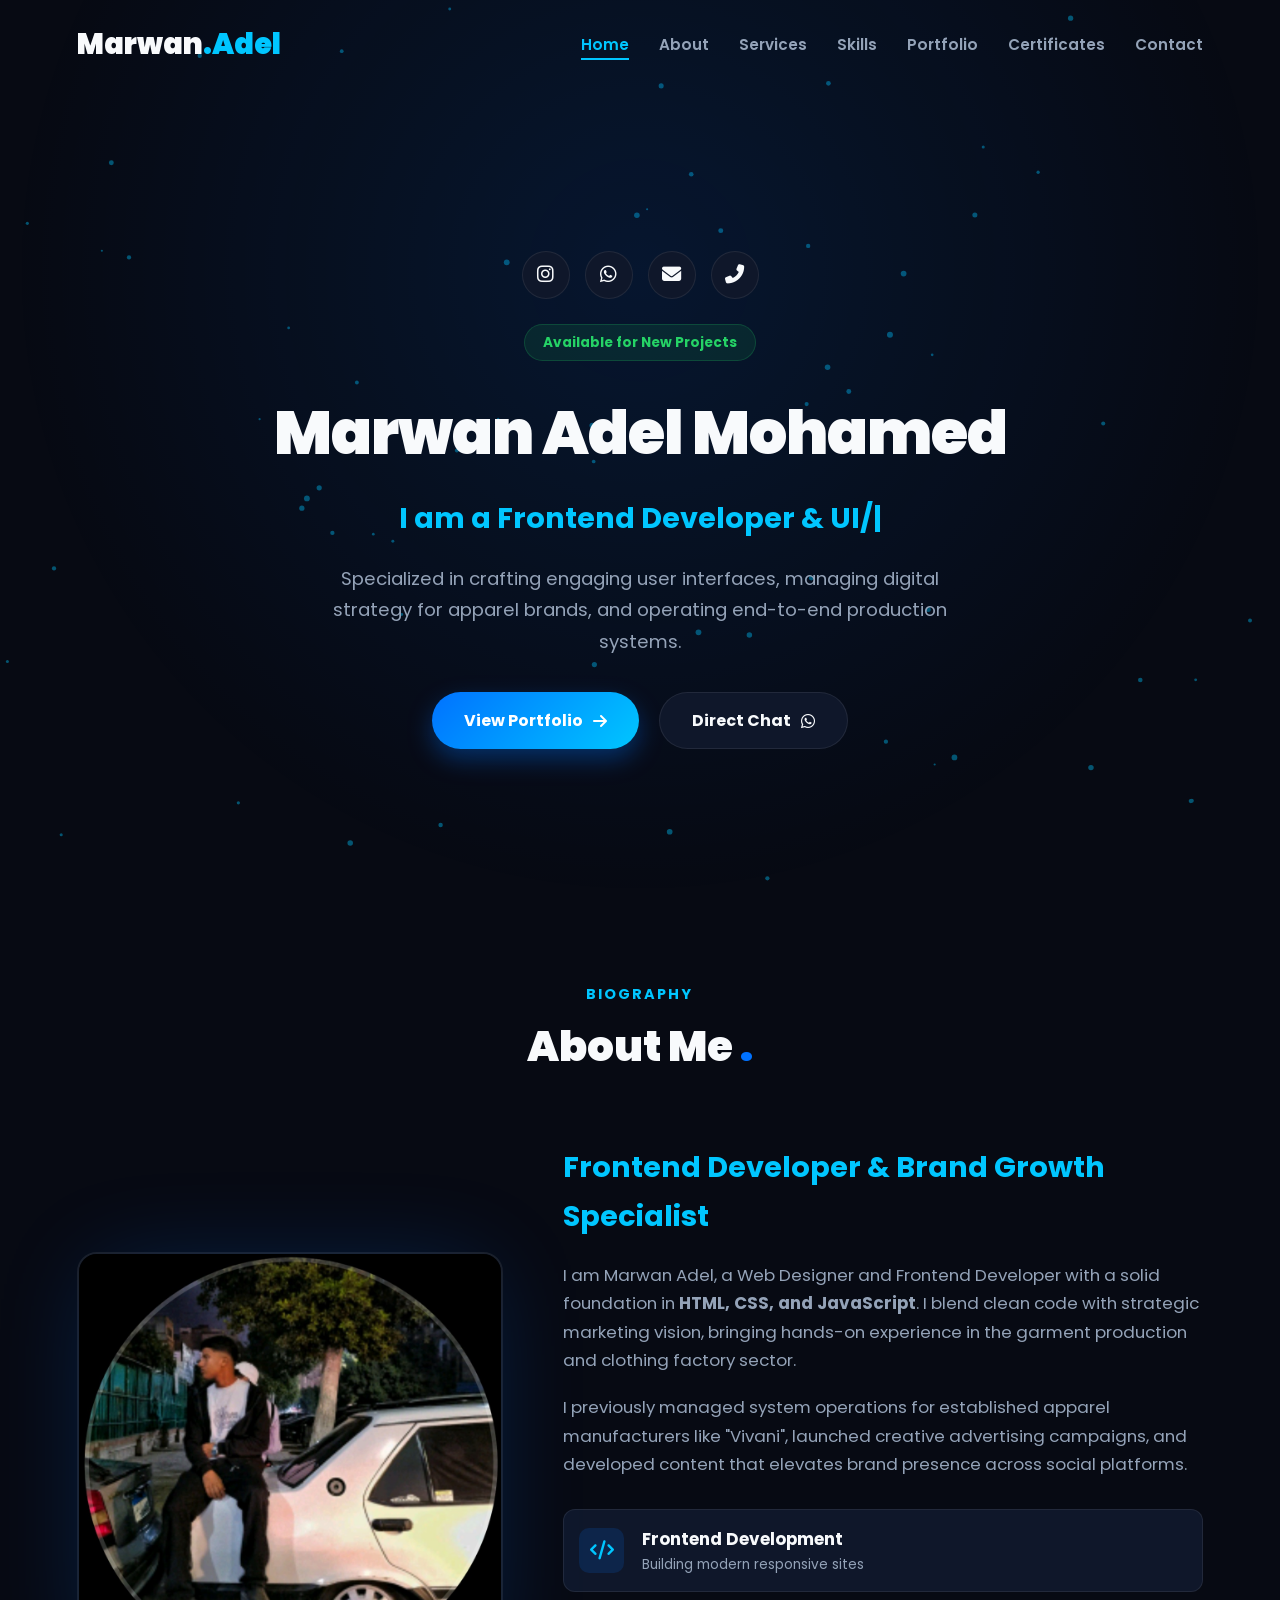
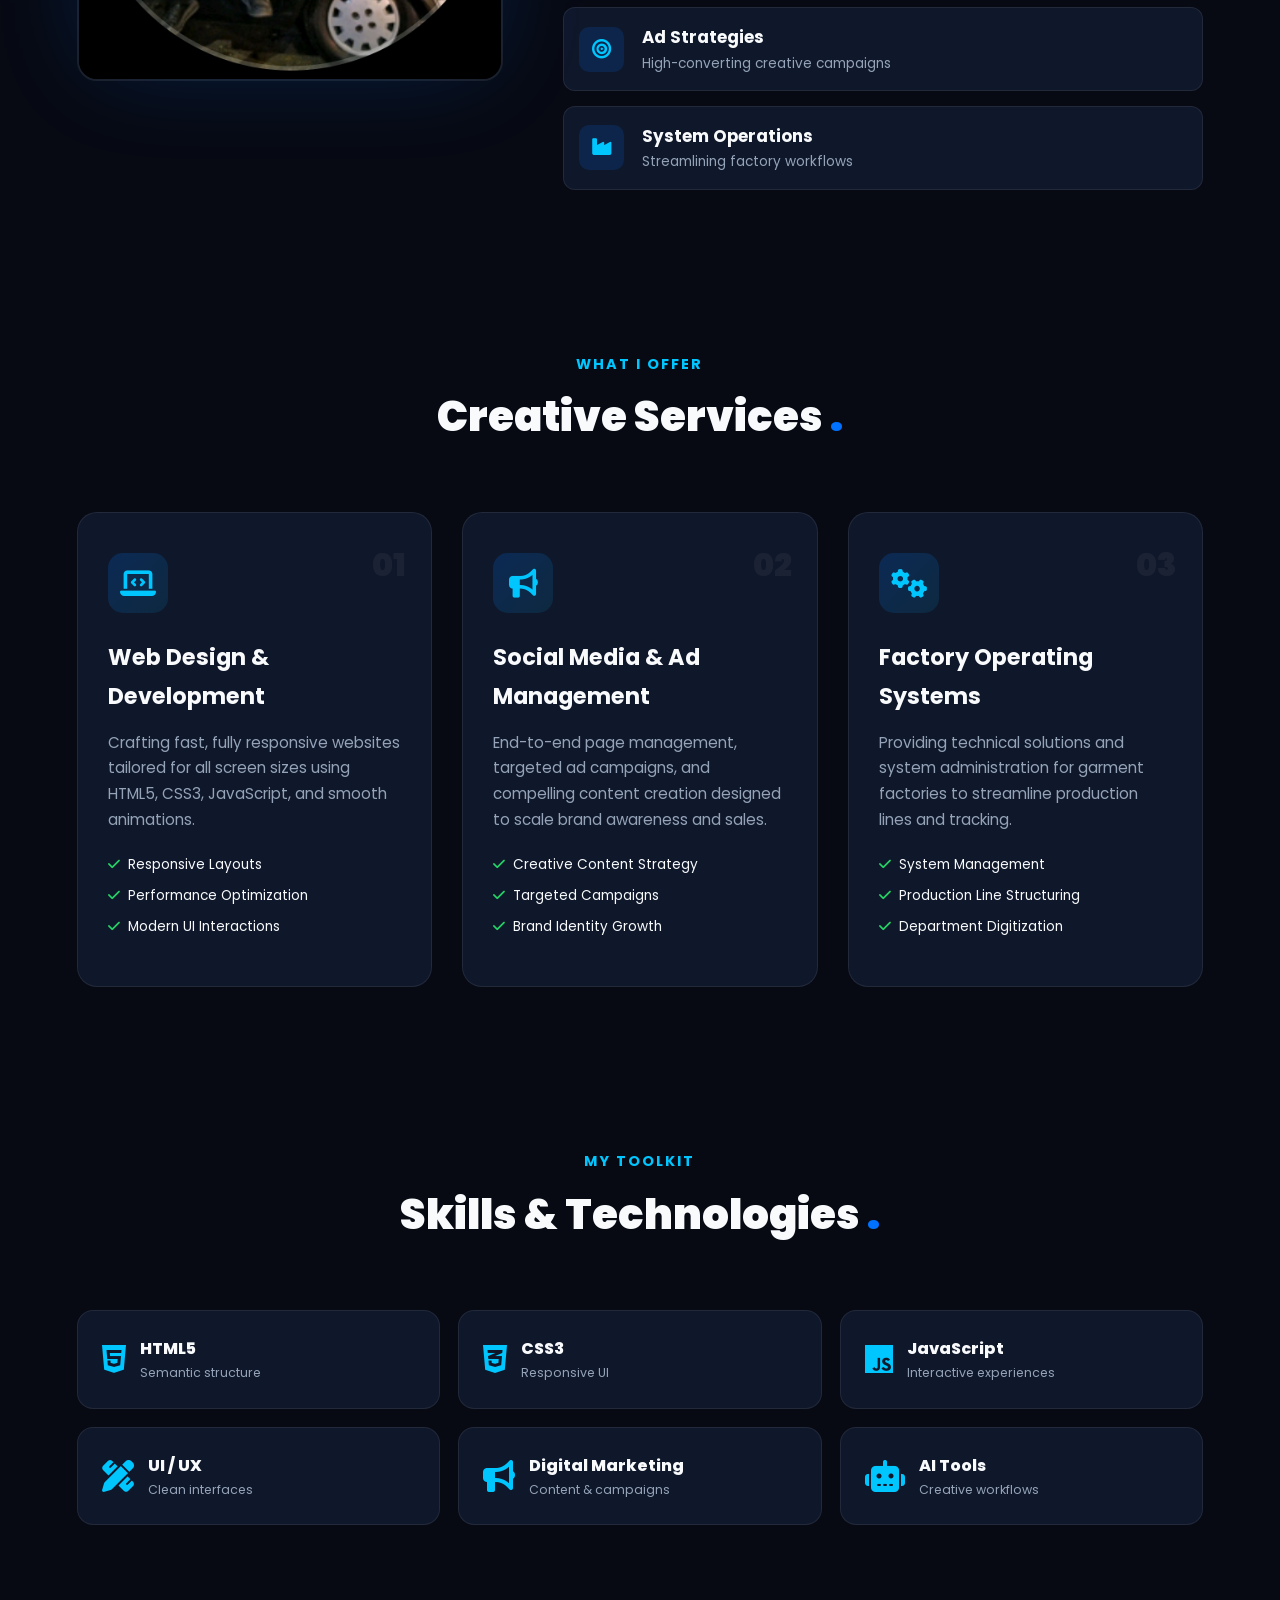
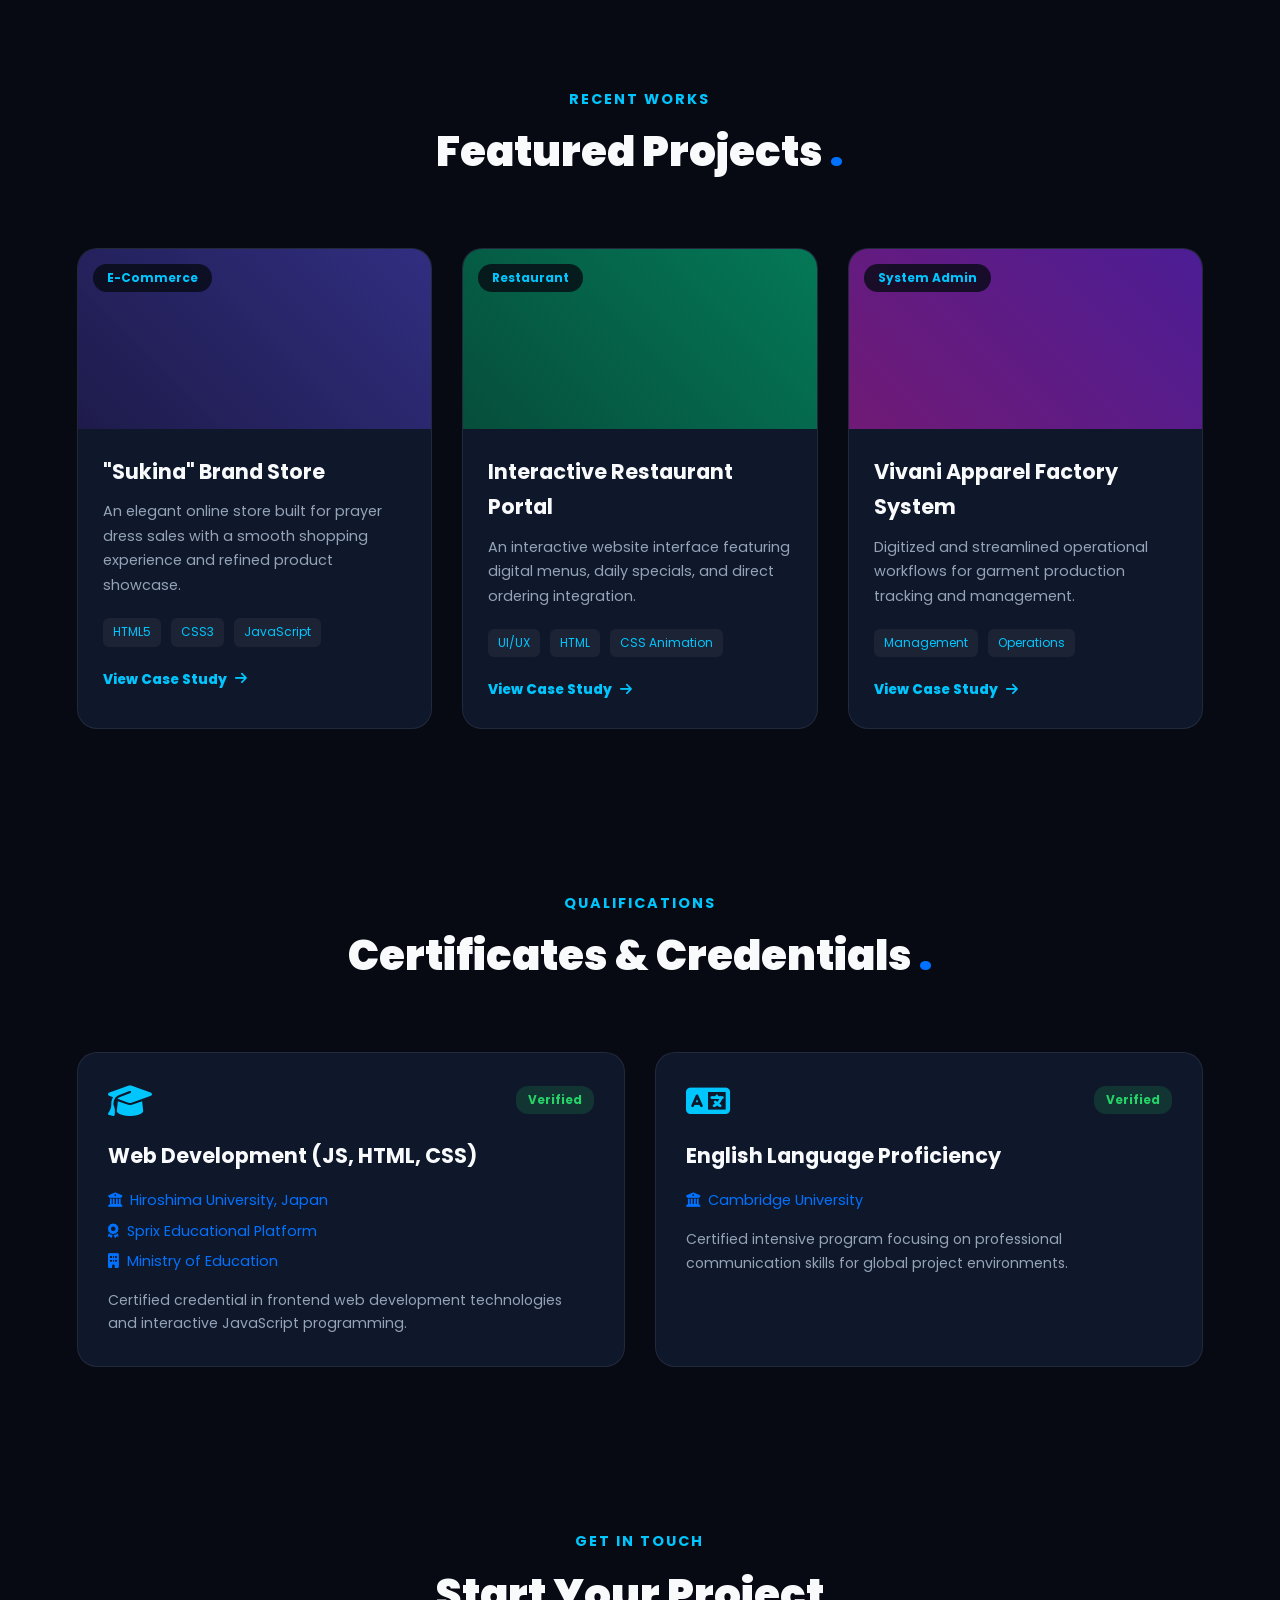
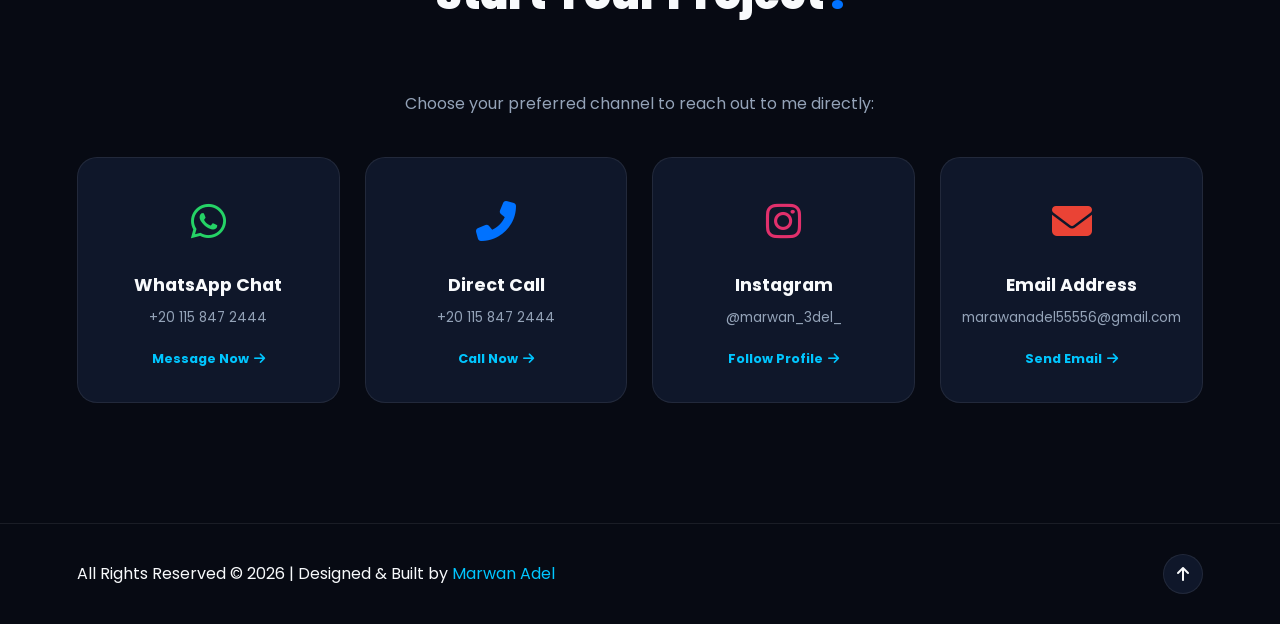
<file: index.html>
<!DOCTYPE html>
<html lang="en" dir="ltr">
<head>
    <meta charset="UTF-8">
    <meta name="viewport" content="width=device-width, initial-scale=1.0">
    <meta name="description" content="Personal Portfolio of Marwan Adel - Web Designer & Frontend Developer">
    <title>Marwan Adel | Web Designer & Digital Strategist</title>
    <!-- CSS File -->
    <link rel="stylesheet" href="style.css">
    <!-- FontAwesome Icons -->
    <link rel="stylesheet" href="https://cdnjs.cloudflare.com/ajax/libs/font-awesome/6.4.0/css/all.min.css">
    <!-- Google Fonts -->
    <link href="https://fonts.googleapis.com/css2?family=Poppins:wght@300;400;500;600;700;800;900&display=swap" rel="stylesheet">
</head>
<body>

    <!-- Canvas background for interactive particle effect -->
    <canvas id="particles-canvas"></canvas>

    <!-- Intro Animation Screen -->
    <div id="intro-screen">
        <div class="intro-content">
            <div class="intro-badge">Portfolio 2026</div>
            <h1 class="intro-text">Welcome To My Portfolio</h1>
            <div class="loader-bar">
                <div class="loader-progress"></div>
            </div>
            <p class="intro-subtext">Preparing an interactive experience...</p>
        </div>
    </div>

    <!-- Header Navigation -->
    <header class="main-header">
        <nav class="navbar">
            <div class="nav-brand">
                <a href="#hero">Marwan<span>.Adel</span></a>
            </div>
            <ul class="nav-menu" id="nav-menu">
                <li class="nav-item"><a href="#hero" class="nav-link active">Home</a></li>
                <li class="nav-item"><a href="#about" class="nav-link">About</a></li>
                <li class="nav-item"><a href="#services" class="nav-link">Services</a></li>
                <li class="nav-item"><a href="#skills" class="nav-link">Skills</a></li>
                <li class="nav-item"><a href="#portfolio" class="nav-link">Portfolio</a></li>
                <li class="nav-item"><a href="#certificates" class="nav-link">Certificates</a></li>
                <li class="nav-item"><a href="#contact" class="nav-link">Contact</a></li>
            </ul>
            <button class="nav-toggle" id="nav-toggle" type="button" aria-label="Open navigation menu" aria-expanded="false" aria-controls="nav-menu">
                <i class="fas fa-bars"></i>
            </button>
        </nav>
    </header>

    <main>
        <!-- Hero Section -->
        <section id="hero" class="hero-section">
            <div class="hero-container">
                <div class="hero-social-bar">
                    <a href="https://instagram.com/marwan_3del_" target="_blank" rel="noopener noreferrer" class="social-btn instagram" title="Instagram"><i class="fab fa-instagram"></i></a>
                    <a href="https://wa.me/201158472444" target="_blank" rel="noopener noreferrer" class="social-btn whatsapp" title="WhatsApp"><i class="fab fa-whatsapp"></i></a>
                    <a href="mailto:marawanadel55556@gmail.com" class="social-btn email" title="Email"><i class="fas fa-envelope"></i></a>
                    <a href="tel:01158472444" class="social-btn phone" title="Call"><i class="fas fa-phone-alt"></i></a>
                </div>

                <div class="hero-badge">Available for New Projects</div>
                <h1 class="hero-title">Marwan Adel Mohamed</h1>
                <h2 class="hero-typing-container">
                    I am a <span class="typing-text"></span><span class="typing-cursor">|</span>
                </h2>
                
                <p class="hero-description">
                    Specialized in crafting engaging user interfaces, managing digital strategy for apparel brands, and operating end-to-end production systems.
                </p>

                <div class="hero-actions">
                    <a href="#portfolio" class="btn btn-primary">
                        <span>View Portfolio</span>
                        <i class="fas fa-arrow-right"></i>
                    </a>
                    <a href="https://wa.me/201158472444" target="_blank" rel="noopener noreferrer" class="btn btn-secondary">
                        <span>Direct Chat</span>
                        <i class="fab fa-whatsapp"></i>
                    </a>
                </div>

                <div class="scroll-indicator">
                    <div class="mouse">
                        <div class="wheel"></div>
                    </div>
                </div>
            </div>
        </section>

        <!-- About Section -->
        <section id="about" class="about-section">
            <div class="container">
                <div class="section-header">
                    <span class="section-subtitle">Biography</span>
                    <h2 class="section-title">About Me <span>.</span></h2>
                </div>

                <div class="about-wrapper">
                    <div class="about-image-column">
                        <div class="profile-card">
                            <div class="image-wrapper">
                                <img src="profile.jpg" alt="Marwan Adel" class="profile-img">
                                <div class="image-overlay"></div>
                            </div>
                            <div class="profile-glow"></div>
                        </div>
                    </div>

                    <div class="about-content-column">
                        <h3 class="about-heading">Frontend Developer & Brand Growth Specialist</h3>
                        <p class="about-text">
                            I am Marwan Adel, a Web Designer and Frontend Developer with a solid foundation in <strong>HTML, CSS, and JavaScript</strong>. I blend clean code with strategic marketing vision, bringing hands-on experience in the garment production and clothing factory sector.
                        </p>
                        <p class="about-text">
                            I previously managed system operations for established apparel manufacturers like "Vivani", launched creative advertising campaigns, and developed content that elevates brand presence across social platforms.
                        </p>

                        <div class="about-highlights">
                            <div class="highlight-item">
                                <div class="highlight-icon"><i class="fas fa-code"></i></div>
                                <div class="highlight-info">
                                    <h4>Frontend Development</h4>
                                    <p>Building modern responsive sites</p>
                                </div>
                            </div>
                            <div class="highlight-item">
                                <div class="highlight-icon"><i class="fas fa-bullseye"></i></div>
                                <div class="highlight-info">
                                    <h4>Ad Strategies</h4>
                                    <p>High-converting creative campaigns</p>
                                </div>
                            </div>
                            <div class="highlight-item">
                                <div class="highlight-icon"><i class="fas fa-industry"></i></div>
                                <div class="highlight-info">
                                    <h4>System Operations</h4>
                                    <p>Streamlining factory workflows</p>
                                </div>
                            </div>
                        </div>
                    </div>
                </div>
            </div>
        </section>

        <!-- Services Section -->
        <section id="services" class="services-section">
            <div class="container">
                <div class="section-header">
                    <span class="section-subtitle">What I Offer</span>
                    <h2 class="section-title">Creative Services <span>.</span></h2>
                </div>

                <div class="services-grid">
                    <div class="service-card">
                        <div class="service-number">01</div>
                        <div class="service-icon-box">
                            <i class="fas fa-laptop-code"></i>
                        </div>
                        <h3 class="service-title">Web Design & Development</h3>
                        <p class="service-desc">
                            Crafting fast, fully responsive websites tailored for all screen sizes using HTML5, CSS3, JavaScript, and smooth animations.
                        </p>
                        <ul class="service-features">
                            <li><i class="fas fa-check"></i> Responsive Layouts</li>
                            <li><i class="fas fa-check"></i> Performance Optimization</li>
                            <li><i class="fas fa-check"></i> Modern UI Interactions</li>
                        </ul>
                    </div>

                    <div class="service-card">
                        <div class="service-number">02</div>
                        <div class="service-icon-box">
                            <i class="fas fa-bullhorn"></i>
                        </div>
                        <h3 class="service-title">Social Media & Ad Management</h3>
                        <p class="service-desc">
                            End-to-end page management, targeted ad campaigns, and compelling content creation designed to scale brand awareness and sales.
                        </p>
                        <ul class="service-features">
                            <li><i class="fas fa-check"></i> Creative Content Strategy</li>
                            <li><i class="fas fa-check"></i> Targeted Campaigns</li>
                            <li><i class="fas fa-check"></i> Brand Identity Growth</li>
                        </ul>
                    </div>

                    <div class="service-card">
                        <div class="service-number">03</div>
                        <div class="service-icon-box">
                            <i class="fas fa-cogs"></i>
                        </div>
                        <h3 class="service-title">Factory Operating Systems</h3>
                        <p class="service-desc">
                            Providing technical solutions and system administration for garment factories to streamline production lines and tracking.
                        </p>
                        <ul class="service-features">
                            <li><i class="fas fa-check"></i> System Management</li>
                            <li><i class="fas fa-check"></i> Production Line Structuring</li>
                            <li><i class="fas fa-check"></i> Department Digitization</li>
                        </ul>
                    </div>
                </div>
            </div>
        </section>

        <!-- Skills Section -->
        <section id="skills" class="skills-section">
            <div class="container">
                <div class="section-header">
                    <span class="section-subtitle">My Toolkit</span>
                    <h2 class="section-title">Skills & Technologies <span>.</span></h2>
                </div>

                <div class="skills-grid">
                    <div class="skill-card"><i class="fab fa-html5"></i><span>HTML5</span><small>Semantic structure</small></div>
                    <div class="skill-card"><i class="fab fa-css3-alt"></i><span>CSS3</span><small>Responsive UI</small></div>
                    <div class="skill-card"><i class="fab fa-js"></i><span>JavaScript</span><small>Interactive experiences</small></div>
                    <div class="skill-card"><i class="fas fa-pen-ruler"></i><span>UI / UX</span><small>Clean interfaces</small></div>
                    <div class="skill-card"><i class="fas fa-bullhorn"></i><span>Digital Marketing</span><small>Content & campaigns</small></div>
                    <div class="skill-card"><i class="fas fa-robot"></i><span>AI Tools</span><small>Creative workflows</small></div>
                </div>
            </div>
        </section>

        <!-- Portfolio Section -->
        <section id="portfolio" class="portfolio-section">
            <div class="container">
                <div class="section-header">
                    <span class="section-subtitle">Recent Works</span>
                    <h2 class="section-title">Featured Projects <span>.</span></h2>
                </div>

                <div class="portfolio-grid">
                    <div class="portfolio-card">
                        <div class="portfolio-image">
                            <div class="portfolio-placeholder-bg p1"></div>
                            <div class="portfolio-tag">E-Commerce</div>
                        </div>
                        <div class="portfolio-details">
                            <h3>"Sukina" Brand Store</h3>
                            <p>An elegant online store built for prayer dress sales with a smooth shopping experience and refined product showcase.</p>
                            <div class="portfolio-tech">
                                <span>HTML5</span>
                                <span>CSS3</span>
                                <span>JavaScript</span>
                            </div>
                            <div class="portfolio-actions">
                                <button class="project-btn" type="button" data-project="Sukina Brand Store">View Case Study <i class="fas fa-arrow-right"></i></button>
                            </div>
                        </div>
                    </div>

                    <div class="portfolio-card">
                        <div class="portfolio-image">
                            <div class="portfolio-placeholder-bg p2"></div>
                            <div class="portfolio-tag">Restaurant</div>
                        </div>
                        <div class="portfolio-details">
                            <h3>Interactive Restaurant Portal</h3>
                            <p>An interactive website interface featuring digital menus, daily specials, and direct ordering integration.</p>
                            <div class="portfolio-tech">
                                <span>UI/UX</span>
                                <span>HTML</span>
                                <span>CSS Animation</span>
                            </div>
                            <div class="portfolio-actions">
                                <button class="project-btn" type="button" data-project="Interactive Restaurant Portal">View Case Study <i class="fas fa-arrow-right"></i></button>
                            </div>
                        </div>
                    </div>

                    <div class="portfolio-card">
                        <div class="portfolio-image">
                            <div class="portfolio-placeholder-bg p3"></div>
                            <div class="portfolio-tag">System Admin</div>
                        </div>
                        <div class="portfolio-details">
                            <h3>Vivani Apparel Factory System</h3>
                            <p>Digitized and streamlined operational workflows for garment production tracking and management.</p>
                            <div class="portfolio-tech">
                                <span>Management</span>
                                <span>Operations</span>
                            </div>
                            <div class="portfolio-actions">
                                <button class="project-btn" type="button" data-project="Vivani Apparel Factory System">View Case Study <i class="fas fa-arrow-right"></i></button>
                            </div>
                        </div>
                    </div>
                </div>
            </div>
        </section>

        <!-- Certificates Section -->
        <section id="certificates" class="certificates-section">
            <div class="container">
                <div class="section-header">
                    <span class="section-subtitle">Qualifications</span>
                    <h2 class="section-title">Certificates & Credentials <span>.</span></h2>
                </div>

                <div class="certificates-grid">
                    <div class="cert-card">
                        <div class="cert-header">
                            <i class="fas fa-graduation-cap"></i>
                            <span class="cert-badge">Verified</span>
                        </div>
                        <h3 class="cert-title">Web Development (JS, HTML, CSS)</h3>
                        <div class="cert-organizers">
                            <p><i class="fas fa-university"></i> Hiroshima University, Japan</p>
                            <p><i class="fas fa-award"></i> Sprix Educational Platform</p>
                            <p><i class="fas fa-building"></i> Ministry of Education</p>
                        </div>
                        <p class="cert-desc">Certified credential in frontend web development technologies and interactive JavaScript programming.</p>
                    </div>

                    <div class="cert-card">
                        <div class="cert-header">
                            <i class="fas fa-language"></i>
                            <span class="cert-badge">Verified</span>
                        </div>
                        <h3 class="cert-title">English Language Proficiency</h3>
                        <div class="cert-organizers">
                            <p><i class="fas fa-university"></i> Cambridge University</p>
                        </div>
                        <p class="cert-desc">Certified intensive program focusing on professional communication skills for global project environments.</p>
                    </div>
                </div>
            </div>
        </section>

        <!-- Contact Section -->
        <section id="contact" class="contact-section">
            <div class="container">
                <div class="section-header">
                    <span class="section-subtitle">Get In Touch</span>
                    <h2 class="section-title">Start Your Project <span>.</span></h2>
                </div>

                <p class="contact-lead">Choose your preferred channel to reach out to me directly:</p>

                <div class="contact-grid">
                    <a href="https://wa.me/201158472444" target="_blank" rel="noopener noreferrer" class="contact-card whatsapp">
                        <div class="contact-icon"><i class="fab fa-whatsapp"></i></div>
                        <h3>WhatsApp Chat</h3>
                        <p>+20 115 847 2444</p>
                        <span class="contact-action">Message Now <i class="fas fa-arrow-right"></i></span>
                    </a>

                    <a href="tel:01158472444" class="contact-card phone">
                        <div class="contact-icon"><i class="fas fa-phone-alt"></i></div>
                        <h3>Direct Call</h3>
                        <p>+20 115 847 2444</p>
                        <span class="contact-action">Call Now <i class="fas fa-arrow-right"></i></span>
                    </a>

                    <a href="https://instagram.com/marwan_3del_" target="_blank" rel="noopener noreferrer" class="contact-card instagram">
                        <div class="contact-icon"><i class="fab fa-instagram"></i></div>
                        <h3>Instagram</h3>
                        <p>@marwan_3del_</p>
                        <span class="contact-action">Follow Profile <i class="fas fa-arrow-right"></i></span>
                    </a>

                    <a href="mailto:marawanadel55556@gmail.com" class="contact-card email">
                        <div class="contact-icon"><i class="fas fa-envelope"></i></div>
                        <h3>Email Address</h3>
                        <p>marawanadel55556@gmail.com</p>
                        <span class="contact-action">Send Email <i class="fas fa-arrow-right"></i></span>
                    </a>
                </div>
            </div>
        </section>
    </main>


    <!-- Project Case Study Modal -->
    <div class="project-modal" id="project-modal" aria-hidden="true">
        <div class="modal-backdrop" data-close-modal></div>
        <div class="modal-dialog" role="dialog" aria-modal="true" aria-labelledby="modal-title">
            <button class="modal-close" type="button" aria-label="Close case study" data-close-modal><i class="fas fa-times"></i></button>
            <span class="section-subtitle">Project Case Study</span>
            <h2 id="modal-title">Project</h2>
            <p id="modal-description"></p>
            <div class="modal-note"><i class="fas fa-circle-info"></i> Live demo and source links can be added once the project URLs are ready.</div>
        </div>
    </div>

    <!-- Footer -->
    <footer class="main-footer">
        <div class="container footer-content">
            <p>All Rights Reserved &copy; 2026 | Designed & Built by <span>Marwan Adel</span></p>
            <div class="back-to-top" id="backToTop">
                <i class="fas fa-arrow-up"></i>
            </div>
        </div>
    </footer>

    <!-- JS File -->
    <script src="script.js"></script>
</body>
</html>
</file>
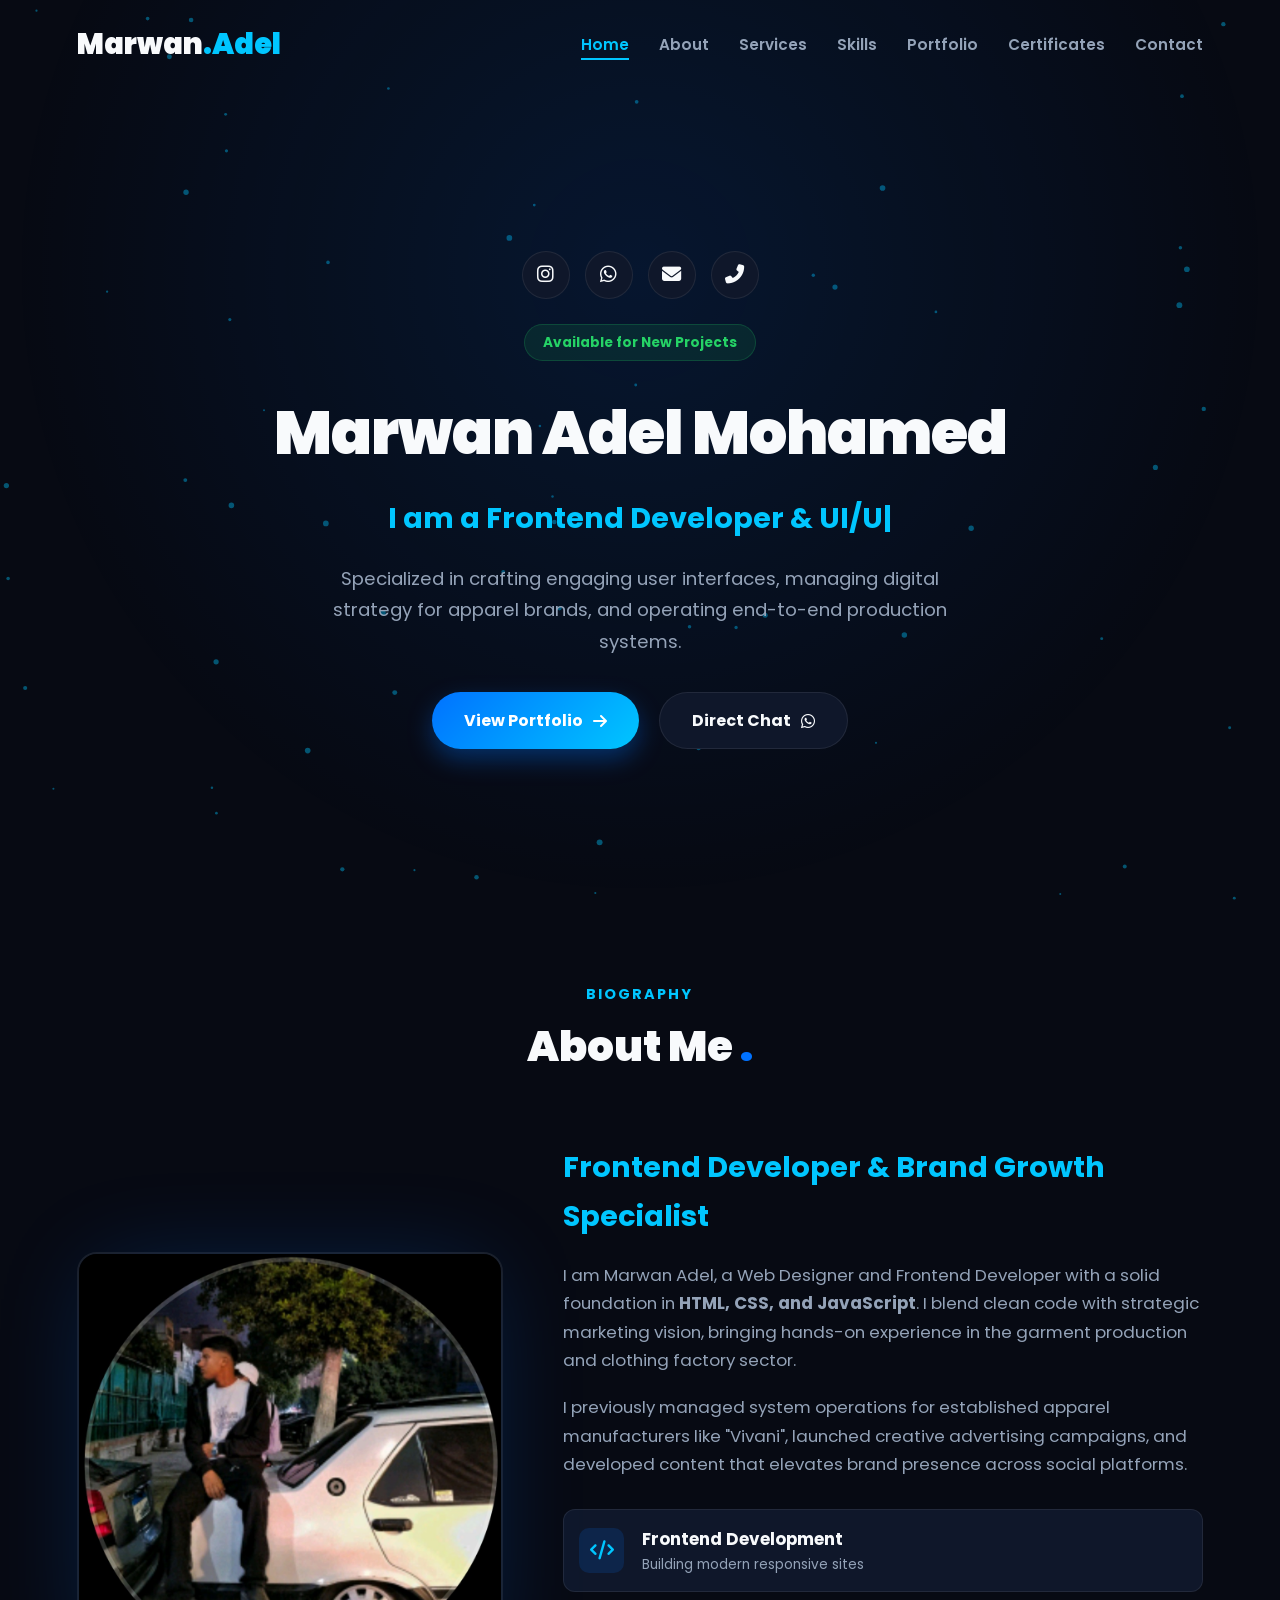
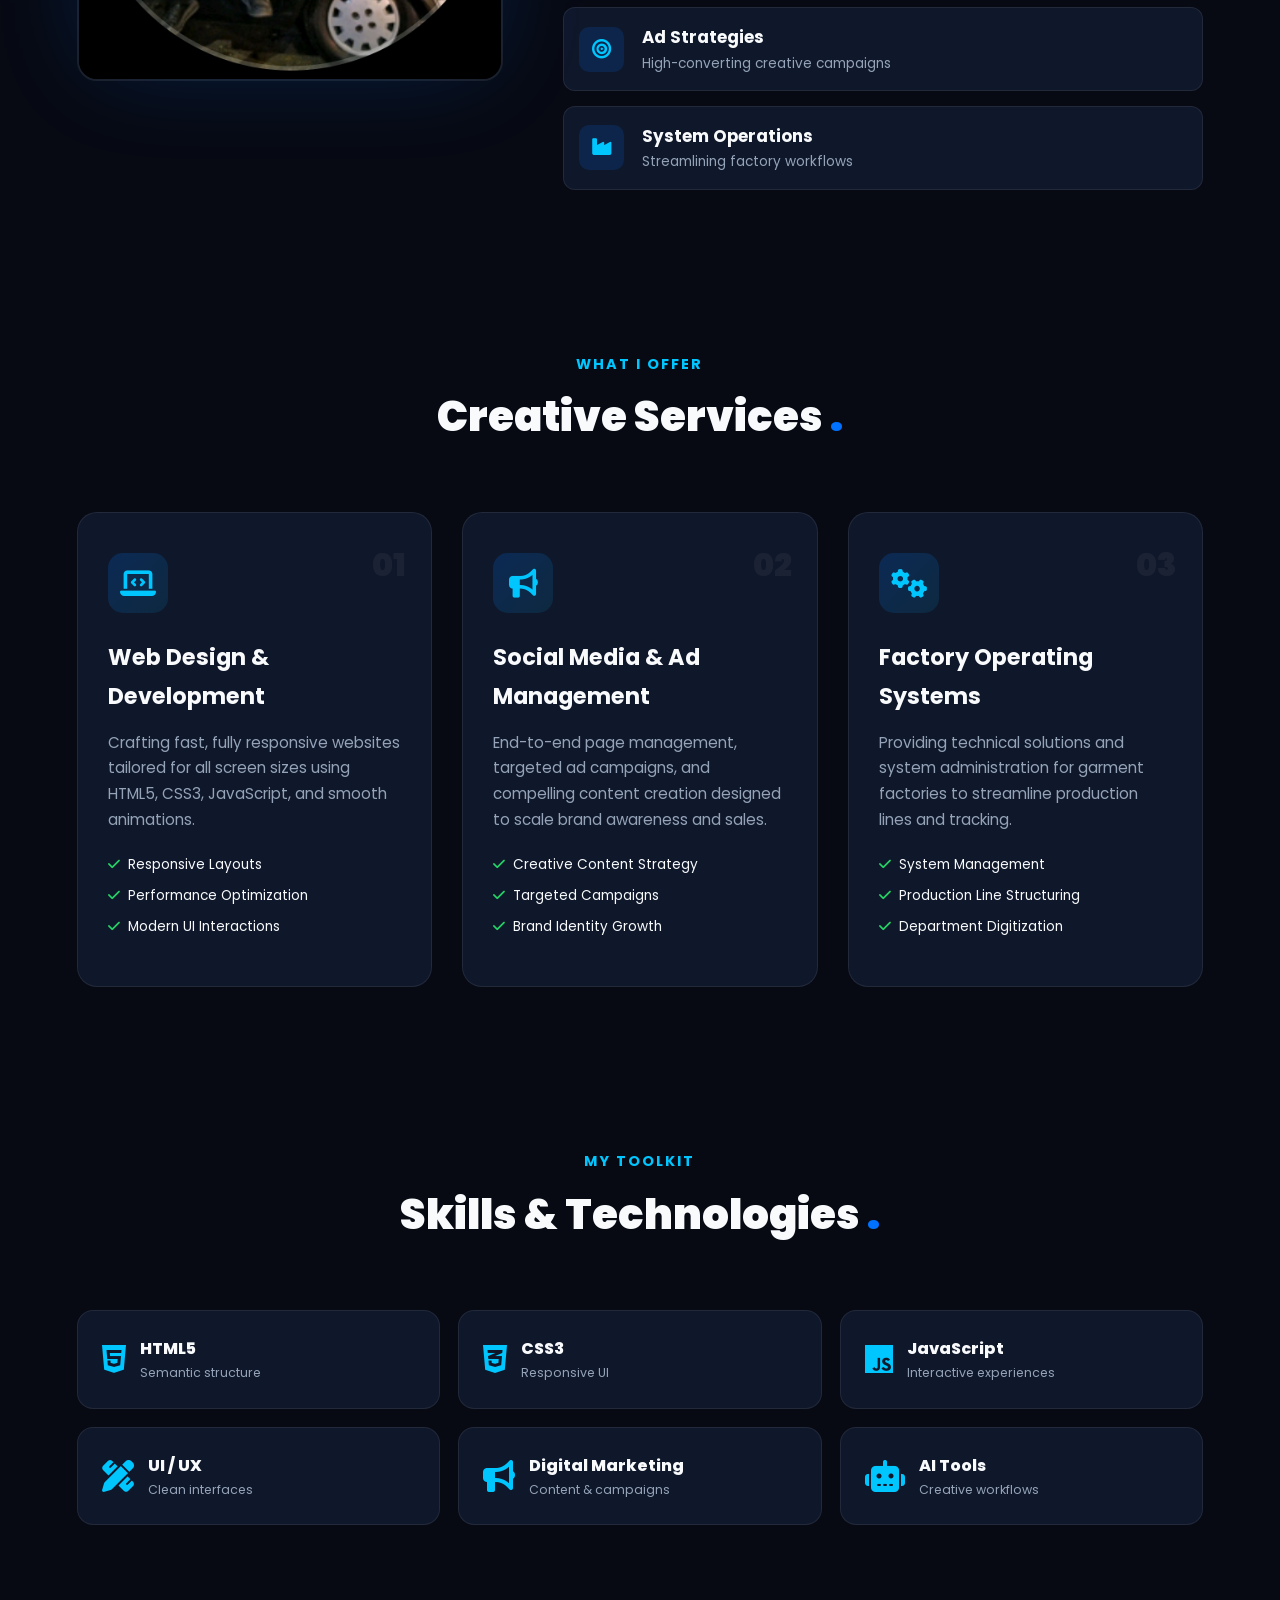
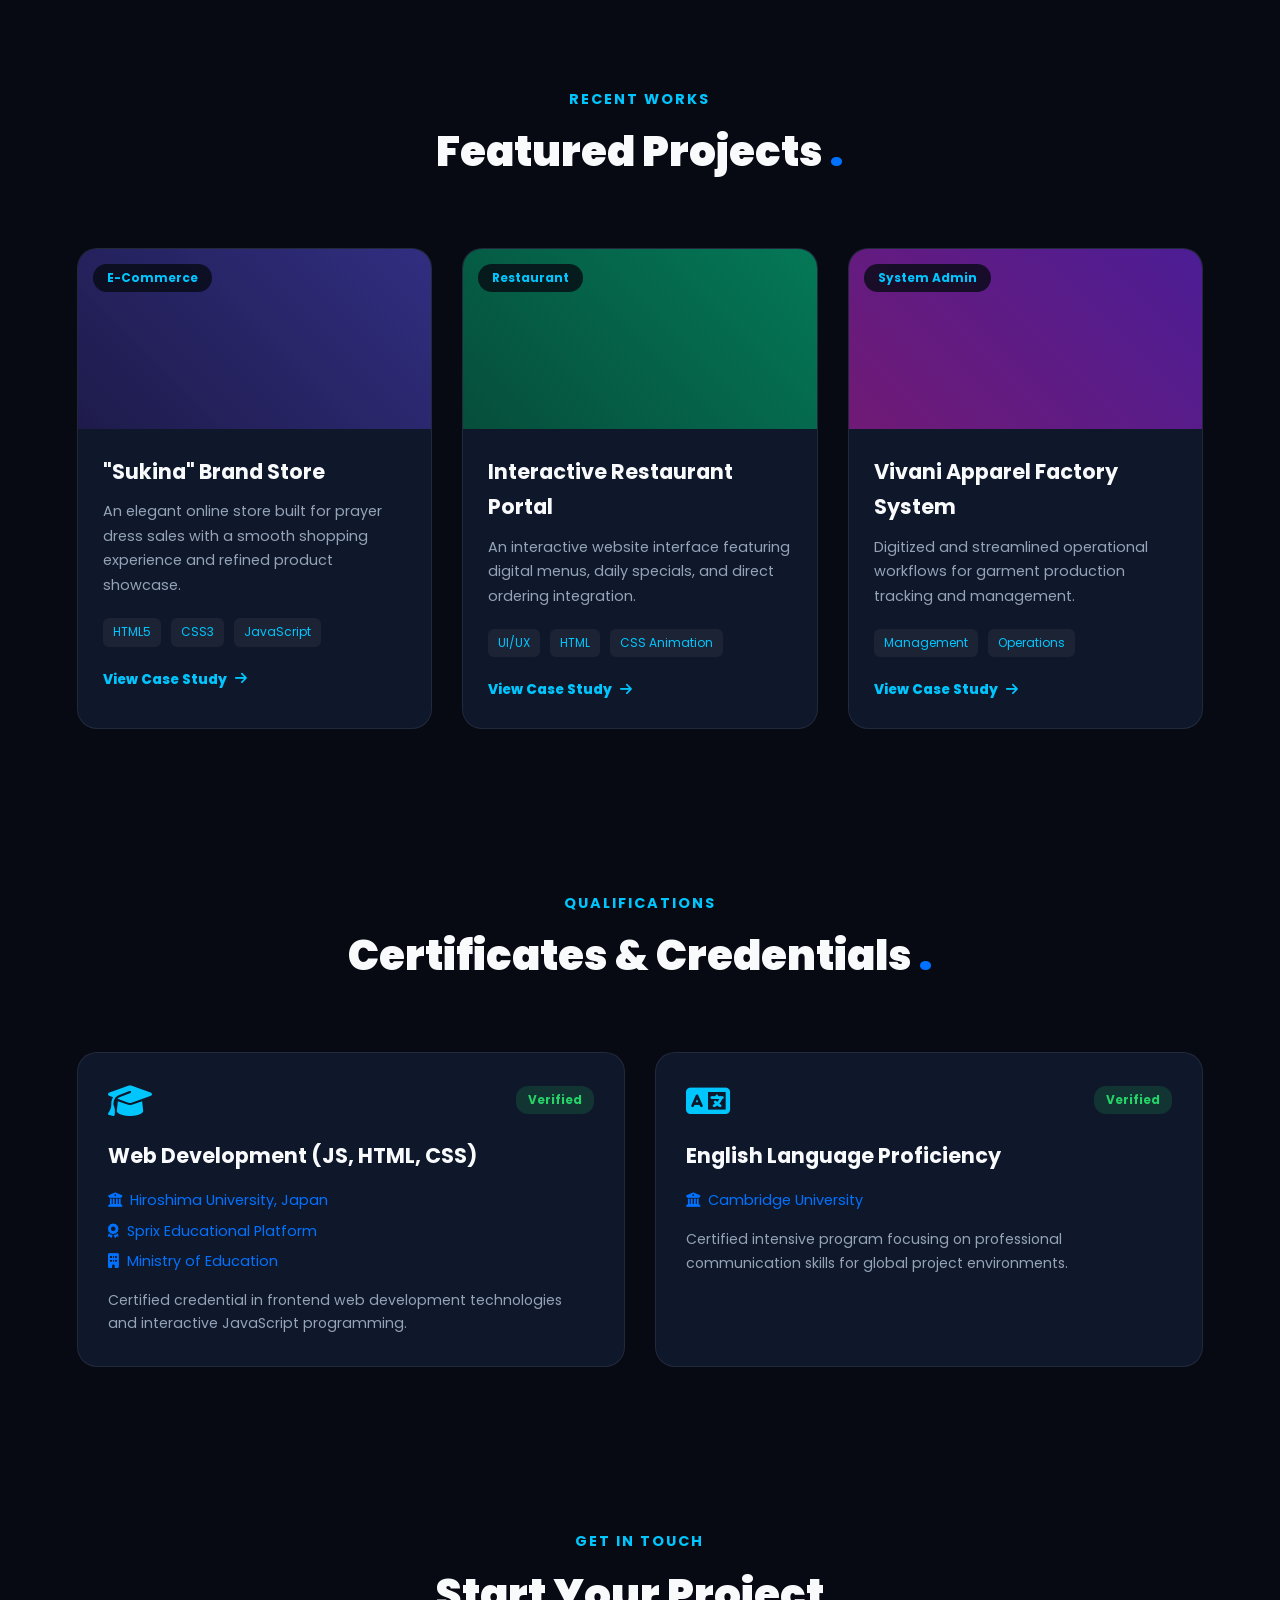
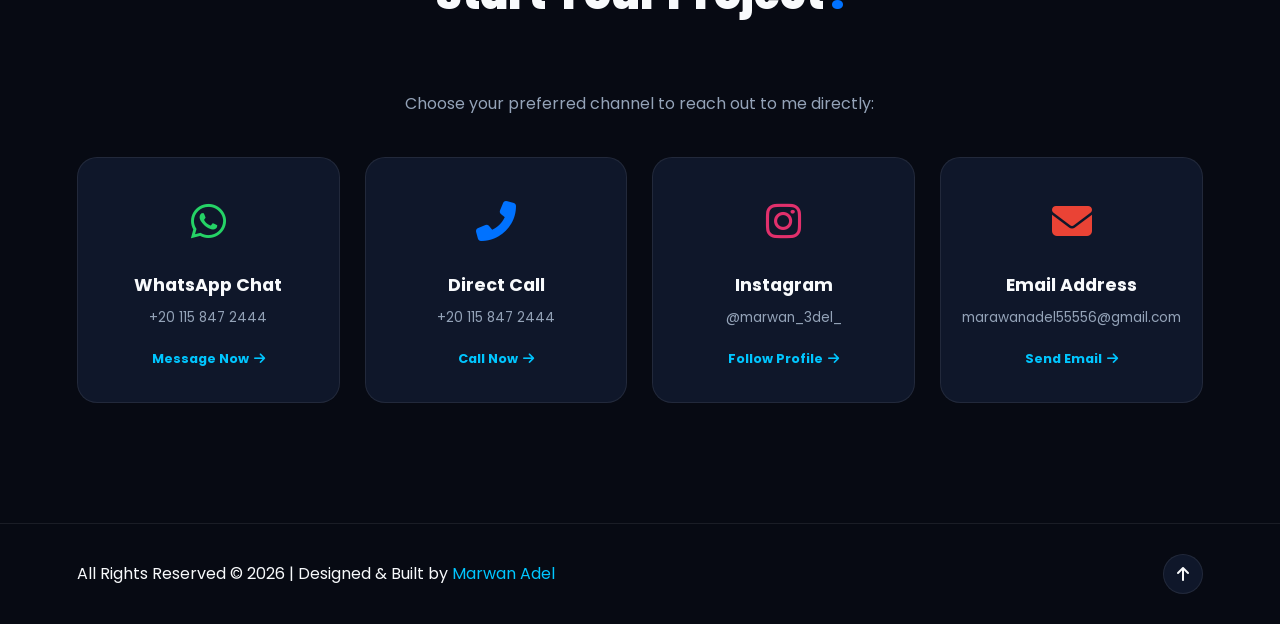
<file: index[1].html>
<!DOCTYPE html>
<html lang="en" dir="ltr">
<head>
    <meta charset="UTF-8">
    <meta name="viewport" content="width=device-width, initial-scale=1.0">
    <meta name="description" content="Personal Portfolio of Marwan Adel - Web Designer & Frontend Developer">
    <title>Marwan Adel | Web Designer & Digital Strategist</title>
    <!-- CSS File -->
    <link rel="stylesheet" href="style.css">
    <!-- FontAwesome Icons -->
    <link rel="stylesheet" href="https://cdnjs.cloudflare.com/ajax/libs/font-awesome/6.4.0/css/all.min.css">
    <!-- Google Fonts -->
    <link href="https://fonts.googleapis.com/css2?family=Poppins:wght@300;400;500;600;700;800;900&display=swap" rel="stylesheet">
</head>
<body>

    <!-- Canvas background for interactive particle effect -->
    <canvas id="particles-canvas"></canvas>

    <!-- Intro Animation Screen -->
    <div id="intro-screen">
        <div class="intro-content">
            <div class="intro-badge">Portfolio 2026</div>
            <h1 class="intro-text">Welcome To My Portfolio</h1>
            <div class="loader-bar">
                <div class="loader-progress"></div>
            </div>
            <p class="intro-subtext">Preparing an interactive experience...</p>
        </div>
    </div>

    <!-- Header Navigation -->
    <header class="main-header">
        <nav class="navbar">
            <div class="nav-brand">
                <a href="#hero">Marwan<span>.Adel</span></a>
            </div>
            <ul class="nav-menu" id="nav-menu">
                <li class="nav-item"><a href="#hero" class="nav-link active">Home</a></li>
                <li class="nav-item"><a href="#about" class="nav-link">About</a></li>
                <li class="nav-item"><a href="#services" class="nav-link">Services</a></li>
                <li class="nav-item"><a href="#skills" class="nav-link">Skills</a></li>
                <li class="nav-item"><a href="#portfolio" class="nav-link">Portfolio</a></li>
                <li class="nav-item"><a href="#certificates" class="nav-link">Certificates</a></li>
                <li class="nav-item"><a href="#contact" class="nav-link">Contact</a></li>
            </ul>
            <button class="nav-toggle" id="nav-toggle" type="button" aria-label="Open navigation menu" aria-expanded="false" aria-controls="nav-menu">
                <i class="fas fa-bars"></i>
            </button>
        </nav>
    </header>

    <main>
        <!-- Hero Section -->
        <section id="hero" class="hero-section">
            <div class="hero-container">
                <div class="hero-social-bar">
                    <a href="https://instagram.com/marwan_3del_" target="_blank" rel="noopener noreferrer" class="social-btn instagram" title="Instagram"><i class="fab fa-instagram"></i></a>
                    <a href="https://wa.me/201158472444" target="_blank" rel="noopener noreferrer" class="social-btn whatsapp" title="WhatsApp"><i class="fab fa-whatsapp"></i></a>
                    <a href="mailto:marawanadel55556@gmail.com" class="social-btn email" title="Email"><i class="fas fa-envelope"></i></a>
                    <a href="tel:01158472444" class="social-btn phone" title="Call"><i class="fas fa-phone-alt"></i></a>
                </div>

                <div class="hero-badge">Available for New Projects</div>
                <h1 class="hero-title">Marwan Adel Mohamed</h1>
                <h2 class="hero-typing-container">
                    I am a <span class="typing-text"></span><span class="typing-cursor">|</span>
                </h2>
                
                <p class="hero-description">
                    Specialized in crafting engaging user interfaces, managing digital strategy for apparel brands, and operating end-to-end production systems.
                </p>

                <div class="hero-actions">
                    <a href="#portfolio" class="btn btn-primary">
                        <span>View Portfolio</span>
                        <i class="fas fa-arrow-right"></i>
                    </a>
                    <a href="https://wa.me/201158472444" target="_blank" rel="noopener noreferrer" class="btn btn-secondary">
                        <span>Direct Chat</span>
                        <i class="fab fa-whatsapp"></i>
                    </a>
                </div>

                <div class="scroll-indicator">
                    <div class="mouse">
                        <div class="wheel"></div>
                    </div>
                </div>
            </div>
        </section>

        <!-- About Section -->
        <section id="about" class="about-section">
            <div class="container">
                <div class="section-header">
                    <span class="section-subtitle">Biography</span>
                    <h2 class="section-title">About Me <span>.</span></h2>
                </div>

                <div class="about-wrapper">
                    <div class="about-image-column">
                        <div class="profile-card">
                            <div class="image-wrapper">
                                <img src="profile.jpg" alt="Marwan Adel" class="profile-img">
                                <div class="image-overlay"></div>
                            </div>
                            <div class="profile-glow"></div>
                        </div>
                    </div>

                    <div class="about-content-column">
                        <h3 class="about-heading">Frontend Developer & Brand Growth Specialist</h3>
                        <p class="about-text">
                            I am Marwan Adel, a Web Designer and Frontend Developer with a solid foundation in <strong>HTML, CSS, and JavaScript</strong>. I blend clean code with strategic marketing vision, bringing hands-on experience in the garment production and clothing factory sector.
                        </p>
                        <p class="about-text">
                            I previously managed system operations for established apparel manufacturers like "Vivani", launched creative advertising campaigns, and developed content that elevates brand presence across social platforms.
                        </p>

                        <div class="about-highlights">
                            <div class="highlight-item">
                                <div class="highlight-icon"><i class="fas fa-code"></i></div>
                                <div class="highlight-info">
                                    <h4>Frontend Development</h4>
                                    <p>Building modern responsive sites</p>
                                </div>
                            </div>
                            <div class="highlight-item">
                                <div class="highlight-icon"><i class="fas fa-bullseye"></i></div>
                                <div class="highlight-info">
                                    <h4>Ad Strategies</h4>
                                    <p>High-converting creative campaigns</p>
                                </div>
                            </div>
                            <div class="highlight-item">
                                <div class="highlight-icon"><i class="fas fa-industry"></i></div>
                                <div class="highlight-info">
                                    <h4>System Operations</h4>
                                    <p>Streamlining factory workflows</p>
                                </div>
                            </div>
                        </div>
                    </div>
                </div>
            </div>
        </section>

        <!-- Services Section -->
        <section id="services" class="services-section">
            <div class="container">
                <div class="section-header">
                    <span class="section-subtitle">What I Offer</span>
                    <h2 class="section-title">Creative Services <span>.</span></h2>
                </div>

                <div class="services-grid">
                    <div class="service-card">
                        <div class="service-number">01</div>
                        <div class="service-icon-box">
                            <i class="fas fa-laptop-code"></i>
                        </div>
                        <h3 class="service-title">Web Design & Development</h3>
                        <p class="service-desc">
                            Crafting fast, fully responsive websites tailored for all screen sizes using HTML5, CSS3, JavaScript, and smooth animations.
                        </p>
                        <ul class="service-features">
                            <li><i class="fas fa-check"></i> Responsive Layouts</li>
                            <li><i class="fas fa-check"></i> Performance Optimization</li>
                            <li><i class="fas fa-check"></i> Modern UI Interactions</li>
                        </ul>
                    </div>

                    <div class="service-card">
                        <div class="service-number">02</div>
                        <div class="service-icon-box">
                            <i class="fas fa-bullhorn"></i>
                        </div>
                        <h3 class="service-title">Social Media & Ad Management</h3>
                        <p class="service-desc">
                            End-to-end page management, targeted ad campaigns, and compelling content creation designed to scale brand awareness and sales.
                        </p>
                        <ul class="service-features">
                            <li><i class="fas fa-check"></i> Creative Content Strategy</li>
                            <li><i class="fas fa-check"></i> Targeted Campaigns</li>
                            <li><i class="fas fa-check"></i> Brand Identity Growth</li>
                        </ul>
                    </div>

                    <div class="service-card">
                        <div class="service-number">03</div>
                        <div class="service-icon-box">
                            <i class="fas fa-cogs"></i>
                        </div>
                        <h3 class="service-title">Factory Operating Systems</h3>
                        <p class="service-desc">
                            Providing technical solutions and system administration for garment factories to streamline production lines and tracking.
                        </p>
                        <ul class="service-features">
                            <li><i class="fas fa-check"></i> System Management</li>
                            <li><i class="fas fa-check"></i> Production Line Structuring</li>
                            <li><i class="fas fa-check"></i> Department Digitization</li>
                        </ul>
                    </div>
                </div>
            </div>
        </section>

        <!-- Skills Section -->
        <section id="skills" class="skills-section">
            <div class="container">
                <div class="section-header">
                    <span class="section-subtitle">My Toolkit</span>
                    <h2 class="section-title">Skills & Technologies <span>.</span></h2>
                </div>

                <div class="skills-grid">
                    <div class="skill-card"><i class="fab fa-html5"></i><span>HTML5</span><small>Semantic structure</small></div>
                    <div class="skill-card"><i class="fab fa-css3-alt"></i><span>CSS3</span><small>Responsive UI</small></div>
                    <div class="skill-card"><i class="fab fa-js"></i><span>JavaScript</span><small>Interactive experiences</small></div>
                    <div class="skill-card"><i class="fas fa-pen-ruler"></i><span>UI / UX</span><small>Clean interfaces</small></div>
                    <div class="skill-card"><i class="fas fa-bullhorn"></i><span>Digital Marketing</span><small>Content & campaigns</small></div>
                    <div class="skill-card"><i class="fas fa-robot"></i><span>AI Tools</span><small>Creative workflows</small></div>
                </div>
            </div>
        </section>

        <!-- Portfolio Section -->
        <section id="portfolio" class="portfolio-section">
            <div class="container">
                <div class="section-header">
                    <span class="section-subtitle">Recent Works</span>
                    <h2 class="section-title">Featured Projects <span>.</span></h2>
                </div>

                <div class="portfolio-grid">
                    <div class="portfolio-card">
                        <div class="portfolio-image">
                            <div class="portfolio-placeholder-bg p1"></div>
                            <div class="portfolio-tag">E-Commerce</div>
                        </div>
                        <div class="portfolio-details">
                            <h3>"Sukina" Brand Store</h3>
                            <p>An elegant online store built for prayer dress sales with a smooth shopping experience and refined product showcase.</p>
                            <div class="portfolio-tech">
                                <span>HTML5</span>
                                <span>CSS3</span>
                                <span>JavaScript</span>
                            </div>
                            <div class="portfolio-actions">
                                <button class="project-btn" type="button" data-project="Sukina Brand Store">View Case Study <i class="fas fa-arrow-right"></i></button>
                            </div>
                        </div>
                    </div>

                    <div class="portfolio-card">
                        <div class="portfolio-image">
                            <div class="portfolio-placeholder-bg p2"></div>
                            <div class="portfolio-tag">Restaurant</div>
                        </div>
                        <div class="portfolio-details">
                            <h3>Interactive Restaurant Portal</h3>
                            <p>An interactive website interface featuring digital menus, daily specials, and direct ordering integration.</p>
                            <div class="portfolio-tech">
                                <span>UI/UX</span>
                                <span>HTML</span>
                                <span>CSS Animation</span>
                            </div>
                            <div class="portfolio-actions">
                                <button class="project-btn" type="button" data-project="Interactive Restaurant Portal">View Case Study <i class="fas fa-arrow-right"></i></button>
                            </div>
                        </div>
                    </div>

                    <div class="portfolio-card">
                        <div class="portfolio-image">
                            <div class="portfolio-placeholder-bg p3"></div>
                            <div class="portfolio-tag">System Admin</div>
                        </div>
                        <div class="portfolio-details">
                            <h3>Vivani Apparel Factory System</h3>
                            <p>Digitized and streamlined operational workflows for garment production tracking and management.</p>
                            <div class="portfolio-tech">
                                <span>Management</span>
                                <span>Operations</span>
                            </div>
                            <div class="portfolio-actions">
                                <button class="project-btn" type="button" data-project="Vivani Apparel Factory System">View Case Study <i class="fas fa-arrow-right"></i></button>
                            </div>
                        </div>
                    </div>
                </div>
            </div>
        </section>

        <!-- Certificates Section -->
        <section id="certificates" class="certificates-section">
            <div class="container">
                <div class="section-header">
                    <span class="section-subtitle">Qualifications</span>
                    <h2 class="section-title">Certificates & Credentials <span>.</span></h2>
                </div>

                <div class="certificates-grid">
                    <div class="cert-card">
                        <div class="cert-header">
                            <i class="fas fa-graduation-cap"></i>
                            <span class="cert-badge">Verified</span>
                        </div>
                        <h3 class="cert-title">Web Development (JS, HTML, CSS)</h3>
                        <div class="cert-organizers">
                            <p><i class="fas fa-university"></i> Hiroshima University, Japan</p>
                            <p><i class="fas fa-award"></i> Sprix Educational Platform</p>
                            <p><i class="fas fa-building"></i> Ministry of Education</p>
                        </div>
                        <p class="cert-desc">Certified credential in frontend web development technologies and interactive JavaScript programming.</p>
                    </div>

                    <div class="cert-card">
                        <div class="cert-header">
                            <i class="fas fa-language"></i>
                            <span class="cert-badge">Verified</span>
                        </div>
                        <h3 class="cert-title">English Language Proficiency</h3>
                        <div class="cert-organizers">
                            <p><i class="fas fa-university"></i> Cambridge University</p>
                        </div>
                        <p class="cert-desc">Certified intensive program focusing on professional communication skills for global project environments.</p>
                    </div>
                </div>
            </div>
        </section>

        <!-- Contact Section -->
        <section id="contact" class="contact-section">
            <div class="container">
                <div class="section-header">
                    <span class="section-subtitle">Get In Touch</span>
                    <h2 class="section-title">Start Your Project <span>.</span></h2>
                </div>

                <p class="contact-lead">Choose your preferred channel to reach out to me directly:</p>

                <div class="contact-grid">
                    <a href="https://wa.me/201158472444" target="_blank" rel="noopener noreferrer" class="contact-card whatsapp">
                        <div class="contact-icon"><i class="fab fa-whatsapp"></i></div>
                        <h3>WhatsApp Chat</h3>
                        <p>+20 115 847 2444</p>
                        <span class="contact-action">Message Now <i class="fas fa-arrow-right"></i></span>
                    </a>

                    <a href="tel:01158472444" class="contact-card phone">
                        <div class="contact-icon"><i class="fas fa-phone-alt"></i></div>
                        <h3>Direct Call</h3>
                        <p>+20 115 847 2444</p>
                        <span class="contact-action">Call Now <i class="fas fa-arrow-right"></i></span>
                    </a>

                    <a href="https://instagram.com/marwan_3del_" target="_blank" rel="noopener noreferrer" class="contact-card instagram">
                        <div class="contact-icon"><i class="fab fa-instagram"></i></div>
                        <h3>Instagram</h3>
                        <p>@marwan_3del_</p>
                        <span class="contact-action">Follow Profile <i class="fas fa-arrow-right"></i></span>
                    </a>

                    <a href="mailto:marawanadel55556@gmail.com" class="contact-card email">
                        <div class="contact-icon"><i class="fas fa-envelope"></i></div>
                        <h3>Email Address</h3>
                        <p>marawanadel55556@gmail.com</p>
                        <span class="contact-action">Send Email <i class="fas fa-arrow-right"></i></span>
                    </a>
                </div>
            </div>
        </section>
    </main>


    <!-- Project Case Study Modal -->
    <div class="project-modal" id="project-modal" aria-hidden="true">
        <div class="modal-backdrop" data-close-modal></div>
        <div class="modal-dialog" role="dialog" aria-modal="true" aria-labelledby="modal-title">
            <button class="modal-close" type="button" aria-label="Close case study" data-close-modal><i class="fas fa-times"></i></button>
            <span class="section-subtitle">Project Case Study</span>
            <h2 id="modal-title">Project</h2>
            <p id="modal-description"></p>
            <div class="modal-note"><i class="fas fa-circle-info"></i> Live demo and source links can be added once the project URLs are ready.</div>
        </div>
    </div>

    <!-- Footer -->
    <footer class="main-footer">
        <div class="container footer-content">
            <p>All Rights Reserved &copy; 2026 | Designed & Built by <span>Marwan Adel</span></p>
            <div class="back-to-top" id="backToTop">
                <i class="fas fa-arrow-up"></i>
            </div>
        </div>
    </footer>

    <!-- JS File -->
    <script src="script.js"></script>
</body>
</html>
</file>
<file: style.css>
/* ==========================================================================
   1. Root Variables & Reset
   ========================================================================== */
:root {
    --bg-dark: #070a13;
    --bg-card: #0f172a;
    --bg-card-hover: #1e293b;
    --primary: #0072ff;
    --primary-glow: #00c6ff;
    --accent: #25d366;
    --text-main: #f8fafc;
    --text-muted: #94a3b8;
    --border-color: rgba(255, 255, 255, 0.08);
    --transition: all 0.4s cubic-bezier(0.4, 0, 0.2, 1);
}

*, *::before, *::after {
    margin: 0;
    padding: 0;
    box-sizing: border-box;
}

html {
    scroll-behavior: smooth;
}

body {
    background-color: var(--bg-dark);
    color: var(--text-main);
    font-family: 'Poppins', sans-serif;
    line-height: 1.7;
    overflow-x: hidden;
    position: relative;
    direction: ltr;
    text-align: left;
}

/* Background Particle Canvas */
#particles-canvas {
    position: fixed;
    top: 0;
    left: 0;
    width: 100vw;
    height: 100vh;
    pointer-events: none;
    z-index: 0;
    opacity: 0.4;
}

.container {
    width: 88%;
    max-width: 1200px;
    margin: 0 auto;
    padding: 80px 0;
    position: relative;
    z-index: 1;
}

/* ==========================================================================
   2. Intro Screen Animation
   ========================================================================== */
#intro-screen {
    position: fixed;
    top: 0;
    left: 0;
    width: 100%;
    height: 100vh;
    background: #030509;
    display: flex;
    justify-content: center;
    align-items: center;
    z-index: 99999;
    transition: opacity 0.8s ease, visibility 0.8s ease;
}

.intro-content {
    text-align: center;
    max-width: 500px;
    padding: 20px;
}

.intro-badge {
    display: inline-block;
    padding: 6px 16px;
    background: rgba(0, 114, 255, 0.15);
    color: var(--primary-glow);
    border-radius: 20px;
    font-size: 0.85rem;
    font-weight: 700;
    margin-bottom: 15px;
}

.intro-text {
    font-size: 2.2rem;
    font-weight: 900;
    margin-bottom: 20px;
    background: linear-gradient(90deg, #ffffff, var(--primary-glow));
    -webkit-background-clip: text;
    -webkit-text-fill-color: transparent;
}

.loader-bar {
    width: 100%;
    height: 6px;
    background: rgba(255, 255, 255, 0.08);
    border-radius: 10px;
    overflow: hidden;
    margin-bottom: 15px;
}

.loader-progress {
    width: 0%;
    height: 100%;
    background: linear-gradient(90deg, var(--primary), var(--primary-glow));
    border-radius: 10px;
    transition: width 0.3s ease;
}

.intro-subtext {
    color: var(--text-muted);
    font-size: 0.9rem;
}

/* ==========================================================================
   3. Header & Navigation
   ========================================================================== */
.main-header {
    position: fixed;
    top: 0;
    left: 0;
    width: 100%;
    z-index: 1000;
    transition: var(--transition);
    padding: 20px 0;
}

.main-header.scrolled {
    background: rgba(7, 10, 19, 0.85);
    backdrop-filter: blur(12px);
    padding: 12px 0;
    border-bottom: 1px solid var(--border-color);
}

.navbar {
    width: 88%;
    max-width: 1200px;
    margin: 0 auto;
    display: flex;
    justify-content: space-between;
    align-items: center;
}

.nav-brand a {
    font-size: 1.8rem;
    font-weight: 900;
    color: var(--text-main);
    text-decoration: none;
}

.nav-brand span {
    color: var(--primary-glow);
}

.nav-menu {
    display: flex;
    list-style: none;
    gap: 30px;
}

.nav-link {
    color: var(--text-muted);
    text-decoration: none;
    font-weight: 600;
    font-size: 0.95rem;
    transition: var(--transition);
    position: relative;
    padding-bottom: 5px;
}

.nav-link:hover, .nav-link.active {
    color: var(--primary-glow);
}

.nav-link::after {
    content: '';
    position: absolute;
    bottom: 0;
    left: 0;
    width: 0%;
    height: 2px;
    background: var(--primary-glow);
    transition: var(--transition);
}

.nav-link:hover::after, .nav-link.active::after {
    width: 100%;
}

.nav-toggle {
    display: none;
    border: 0;
    background: transparent;
    font-size: 1.5rem;
    color: var(--text-main);
    cursor: pointer;
    padding: 8px;
}

/* ==========================================================================
   4. Hero Section
   ========================================================================== */
.hero-section {
    min-height: 100vh;
    display: flex;
    align-items: center;
    justify-content: center;
    text-align: center;
    padding-top: 100px;
    position: relative;
    background: radial-gradient(circle at 50% 30%, rgba(0, 114, 255, 0.12) 0%, transparent 70%);
}

.hero-social-bar {
    display: flex;
    justify-content: center;
    gap: 15px;
    margin-bottom: 25px;
}

.social-btn {
    width: 48px;
    height: 48px;
    border-radius: 50%;
    background: var(--bg-card);
    border: 1px solid var(--border-color);
    color: var(--text-main);
    display: flex;
    align-items: center;
    justify-content: center;
    font-size: 1.2rem;
    text-decoration: none;
    transition: var(--transition);
}

.social-btn:hover {
    transform: translateY(-5px) scale(1.05);
    border-color: var(--primary-glow);
    box-shadow: 0 10px 20px rgba(0, 114, 255, 0.3);
}

.hero-badge {
    display: inline-block;
    padding: 6px 18px;
    background: rgba(37, 211, 102, 0.1);
    color: var(--accent);
    border: 1px solid rgba(37, 211, 102, 0.2);
    border-radius: 30px;
    font-size: 0.85rem;
    font-weight: 700;
    margin-bottom: 20px;
}

.hero-title {
    font-size: 3.8rem;
    font-weight: 900;
    margin-bottom: 10px;
    letter-spacing: -1px;
}

.hero-typing-container {
    font-size: 1.8rem;
    color: var(--primary-glow);
    margin-bottom: 20px;
    min-height: 40px;
}

.typing-cursor {
    animation: blink 0.8s infinite;
}

@keyframes blink {
    0%, 100% { opacity: 1; }
    50% { opacity: 0; }
}

.hero-description {
    max-width: 680px;
    margin: 0 auto 35px auto;
    color: var(--text-muted);
    font-size: 1.15rem;
}

.hero-actions {
    display: flex;
    justify-content: center;
    gap: 20px;
}

.btn {
    padding: 14px 32px;
    border-radius: 35px;
    text-decoration: none;
    font-weight: 700;
    font-size: 1rem;
    display: inline-flex;
    align-items: center;
    gap: 10px;
    transition: var(--transition);
    cursor: pointer;
}

.btn-primary {
    background: linear-gradient(135deg, var(--primary), var(--primary-glow));
    color: #fff;
    box-shadow: 0 10px 25px rgba(0, 114, 255, 0.35);
}

.btn-primary:hover {
    transform: translateY(-3px);
    box-shadow: 0 15px 35px rgba(0, 198, 255, 0.5);
}

.btn-secondary {
    background: var(--bg-card);
    color: var(--text-main);
    border: 1px solid var(--border-color);
}

.btn-secondary:hover {
    background: var(--bg-card-hover);
    border-color: var(--primary-glow);
    transform: translateY(-3px);
}

/* ==========================================================================
   5. Section Titles
   ========================================================================== */
.section-header {
    text-align: center;
    margin-bottom: 60px;
}

.section-subtitle {
    color: var(--primary-glow);
    font-size: 0.9rem;
    font-weight: 700;
    text-transform: uppercase;
    letter-spacing: 2px;
}

.section-title {
    font-size: 2.6rem;
    font-weight: 900;
    margin-top: 5px;
}

.section-title span {
    color: var(--primary);
}

/* ==========================================================================
   6. About Section
   ========================================================================== */
.about-wrapper {
    display: grid;
    grid-template-columns: 1fr 1.5fr;
    gap: 60px;
    align-items: center;
}

.profile-card {
    position: relative;
}

.image-wrapper {
    position: relative;
    border-radius: 20px;
    overflow: hidden;
    border: 2px solid var(--border-color);
    z-index: 2;
}

.profile-img {
    width: 100%;
    height: auto;
    display: block;
    transition: var(--transition);
    object-fit: cover;
}

.profile-card:hover .profile-img {
    transform: scale(1.03);
}

.profile-glow {
    position: absolute;
    top: 50%;
    left: 50%;
    transform: translate(-50%, -50%);
    width: 90%;
    height: 90%;
    background: var(--primary);
    filter: blur(50px);
    opacity: 0.25;
    z-index: 1;
}

.about-heading {
    font-size: 1.8rem;
    margin-bottom: 20px;
    color: var(--primary-glow);
}

.about-text {
    color: var(--text-muted);
    margin-bottom: 18px;
    font-size: 1.05rem;
}

.about-highlights {
    display: grid;
    grid-template-columns: repeat(1, 1fr);
    gap: 15px;
    margin-top: 30px;
}

.highlight-item {
    display: flex;
    align-items: center;
    gap: 18px;
    padding: 15px;
    background: var(--bg-card);
    border-radius: 12px;
    border: 1px solid var(--border-color);
}

.highlight-icon {
    width: 45px;
    height: 45px;
    border-radius: 10px;
    background: rgba(0, 114, 255, 0.15);
    color: var(--primary-glow);
    display: flex;
    align-items: center;
    justify-content: center;
    font-size: 1.2rem;
}

.highlight-info h4 {
    font-size: 1.05rem;
}

.highlight-info p {
    font-size: 0.85rem;
    color: var(--text-muted);
}

/* ==========================================================================
   7. Services Section
   ========================================================================== */
.services-grid {
    display: grid;
    grid-template-columns: repeat(auto-fit, minmax(300px, 1fr));
    gap: 30px;
}

.service-card {
    background: var(--bg-card);
    padding: 40px 30px;
    border-radius: 20px;
    border: 1px solid var(--border-color);
    position: relative;
    transition: var(--transition);
}

.service-card:hover {
    transform: translateY(-8px);
    border-color: var(--primary-glow);
    box-shadow: 0 20px 40px rgba(0, 0, 0, 0.4);
}

.service-number {
    position: absolute;
    top: 25px;
    right: 25px;
    font-size: 2rem;
    font-weight: 900;
    color: rgba(255, 255, 255, 0.05);
}

.service-icon-box {
    width: 60px;
    height: 60px;
    border-radius: 15px;
    background: linear-gradient(135deg, rgba(0, 114, 255, 0.2), rgba(0, 198, 255, 0.1));
    color: var(--primary-glow);
    display: flex;
    align-items: center;
    justify-content: center;
    font-size: 1.8rem;
    margin-bottom: 25px;
}

.service-title {
    font-size: 1.4rem;
    margin-bottom: 15px;
}

.service-desc {
    color: var(--text-muted);
    font-size: 0.95rem;
    margin-bottom: 20px;
}

.service-features {
    list-style: none;
}

.service-features li {
    font-size: 0.85rem;
    color: var(--text-main);
    margin-bottom: 8px;
    display: flex;
    align-items: center;
    gap: 8px;
}

.service-features li i {
    color: var(--accent);
}

/* ==========================================================================
   8. Skills Section
   ========================================================================== */
.skills-grid {
    display: grid;
    grid-template-columns: repeat(3, 1fr);
    gap: 18px;
}

.skill-card {
    background: var(--bg-card);
    border: 1px solid var(--border-color);
    border-radius: 16px;
    padding: 24px;
    display: grid;
    grid-template-columns: auto 1fr;
    column-gap: 14px;
    align-items: center;
    transition: var(--transition);
}

.skill-card:hover {
    transform: translateY(-5px);
    border-color: var(--primary-glow);
    box-shadow: 0 15px 30px rgba(0, 0, 0, 0.3);
}

.skill-card > i {
    grid-row: span 2;
    font-size: 2rem;
    color: var(--primary-glow);
}

.skill-card span {
    font-weight: 800;
}

.skill-card small {
    color: var(--text-muted);
    font-size: 0.78rem;
}

/* ==========================================================================
   9. Portfolio Section
   ========================================================================== */
.portfolio-grid {
    display: grid;
    grid-template-columns: repeat(auto-fit, minmax(320px, 1fr));
    gap: 30px;
}

.portfolio-card {
    background: var(--bg-card);
    border-radius: 20px;
    overflow: hidden;
    border: 1px solid var(--border-color);
    transition: var(--transition);
}

.portfolio-card:hover {
    transform: translateY(-8px);
    border-color: var(--primary-glow);
}

.portfolio-image {
    height: 180px;
    position: relative;
    overflow: hidden;
}

.portfolio-placeholder-bg {
    width: 100%;
    height: 100%;
    background-size: cover;
    background-position: center;
    transition: var(--transition);
}

.p1 { background: linear-gradient(45deg, #1e1b4b, #312e81); }
.p2 { background: linear-gradient(45deg, #064e3b, #047857); }
.p3 { background: linear-gradient(45deg, #701a75, #4c1d95); }

.portfolio-card:hover .portfolio-placeholder-bg {
    transform: scale(1.1);
}

.portfolio-tag {
    position: absolute;
    top: 15px;
    left: 15px;
    padding: 4px 14px;
    background: rgba(7, 10, 19, 0.8);
    backdrop-filter: blur(8px);
    color: var(--primary-glow);
    border-radius: 20px;
    font-size: 0.75rem;
    font-weight: 700;
}

.portfolio-details {
    padding: 25px;
}

.portfolio-details h3 {
    font-size: 1.3rem;
    margin-bottom: 10px;
}

.portfolio-details p {
    color: var(--text-muted);
    font-size: 0.9rem;
    margin-bottom: 20px;
}

.portfolio-tech span {
    display: inline-block;
    padding: 4px 10px;
    background: rgba(255, 255, 255, 0.05);
    border-radius: 6px;
    font-size: 0.75rem;
    color: var(--primary-glow);
    margin-right: 6px;
}

 .portfolio-actions {
    margin-top: 18px;
}

.project-btn {
    border: 0;
    background: transparent;
    color: var(--primary-glow);
    font: inherit;
    font-size: 0.85rem;
    font-weight: 800;
    padding: 0;
    cursor: pointer;
    display: inline-flex;
    align-items: center;
    gap: 8px;
}

.project-btn i {
    transition: transform 0.25s ease;
}

.project-btn:hover i {
    transform: translateX(4px);
}

/* ==========================================================================
   10. Certificates & Contact
   ========================================================================== */
.certificates-grid {
    display: grid;
    grid-template-columns: repeat(auto-fit, minmax(340px, 1fr));
    gap: 30px;
}

.cert-card {
    background: var(--bg-card);
    padding: 30px;
    border-radius: 20px;
    border: 1px solid var(--border-color);
}

.cert-header {
    display: flex;
    justify-content: space-between;
    align-items: center;
    margin-bottom: 20px;
}

.cert-header i {
    font-size: 2.2rem;
    color: var(--primary-glow);
}

.cert-badge {
    padding: 4px 12px;
    background: rgba(37, 211, 102, 0.15);
    color: var(--accent);
    border-radius: 12px;
    font-size: 0.75rem;
    font-weight: 700;
}

.cert-title {
    font-size: 1.3rem;
    margin-bottom: 15px;
}

.cert-organizers p {
    font-size: 0.9rem;
    color: var(--primary);
    margin-bottom: 6px;
    display: flex;
    align-items: center;
    gap: 8px;
}

.cert-desc {
    color: var(--text-muted);
    font-size: 0.88rem;
    margin-top: 15px;
}

.contact-lead {
    text-align: center;
    color: var(--text-muted);
    margin-bottom: 40px;
}

.contact-grid {
    display: grid;
    grid-template-columns: repeat(auto-fit, minmax(230px, 1fr));
    gap: 25px;
}

.contact-card {
    background: var(--bg-card);
    padding: 30px 20px;
    border-radius: 20px;
    text-align: center;
    text-decoration: none;
    color: var(--text-main);
    border: 1px solid var(--border-color);
    transition: var(--transition);
    display: block;
}

.contact-icon {
    font-size: 2.5rem;
    margin-bottom: 15px;
    transition: var(--transition);
}

.contact-card.whatsapp .contact-icon { color: #25d366; }
.contact-card.phone .contact-icon { color: #0072ff; }
.contact-card.instagram .contact-icon { color: #e1306c; }
.contact-card.email .contact-icon { color: #ea4335; }

.contact-card h3 {
    font-size: 1.1rem;
    margin-bottom: 5px;
}

.contact-card p {
    color: var(--text-muted);
    font-size: 0.85rem;
    margin-bottom: 15px;
}

.contact-action {
    font-size: 0.8rem;
    font-weight: 700;
    color: var(--primary-glow);
    display: inline-flex;
    align-items: center;
    gap: 5px;
}

.contact-card:hover {
    transform: translateY(-8px);
    border-color: var(--primary-glow);
    background: var(--bg-card-hover);
}

/* ==========================================================================
   11. Project Modal
   ========================================================================== */
.project-modal {
    position: fixed;
    inset: 0;
    display: flex;
    align-items: center;
    justify-content: center;
    padding: 20px;
    visibility: hidden;
    opacity: 0;
    z-index: 100000;
    transition: opacity 0.3s ease, visibility 0.3s ease;
}

.project-modal.open {
    visibility: visible;
    opacity: 1;
}

.modal-backdrop {
    position: absolute;
    inset: 0;
    background: rgba(0, 0, 0, 0.75);
    backdrop-filter: blur(8px);
}

.modal-dialog {
    position: relative;
    width: min(620px, 100%);
    background: var(--bg-card);
    border: 1px solid var(--border-color);
    border-radius: 24px;
    padding: 38px;
    box-shadow: 0 30px 80px rgba(0, 0, 0, 0.55);
    transform: translateY(20px) scale(0.98);
    transition: transform 0.3s ease;
}

.project-modal.open .modal-dialog {
    transform: translateY(0) scale(1);
}

.modal-dialog h2 {
    font-size: 2rem;
    margin: 8px 0 12px;
}

.modal-dialog p {
    color: var(--text-muted);
}

.modal-note {
    margin-top: 24px;
    padding: 14px 16px;
    border: 1px solid var(--border-color);
    border-radius: 12px;
    color: var(--text-muted);
    font-size: 0.85rem;
}

.modal-note i {
    color: var(--primary-glow);
    margin-right: 6px;
}

.modal-close {
    position: absolute;
    top: 16px;
    right: 16px;
    width: 38px;
    height: 38px;
    border: 1px solid var(--border-color);
    border-radius: 50%;
    background: transparent;
    color: var(--text-main);
    cursor: pointer;
}

/* ==========================================================================
   12. Footer & Animations
   ========================================================================== */
.main-footer {
    border-top: 1px solid var(--border-color);
    padding: 30px 0;
    margin-top: 40px;
}

.footer-content {
    display: flex;
    justify-content: space-between;
    align-items: center;
    padding: 0;
}

.footer-content span {
    color: var(--primary-glow);
}

.back-to-top {
    width: 40px;
    height: 40px;
    border-radius: 50%;
    background: var(--bg-card);
    border: 1px solid var(--border-color);
    display: flex;
    align-items: center;
    justify-content: center;
    cursor: pointer;
    transition: var(--transition);
}

.back-to-top:hover {
    background: var(--primary);
    color: #fff;
}

.reveal {
    opacity: 0;
    transform: translateY(40px);
    transition: opacity 0.8s ease, transform 0.8s ease;
}

.reveal.active {
    opacity: 1;
    transform: translateY(0);
}

@media (max-width: 992px) {
    .about-wrapper { grid-template-columns: 1fr; gap: 40px; }
    .hero-title { font-size: 3rem; }
    .nav-toggle { display: block; }
    .nav-menu {
        position: absolute;
        top: calc(100% + 8px);
        left: 6%;
        right: 6%;
        display: flex;
        flex-direction: column;
        gap: 0;
        padding: 10px;
        background: rgba(15, 23, 42, 0.98);
        border: 1px solid var(--border-color);
        border-radius: 16px;
        box-shadow: 0 20px 50px rgba(0,0,0,.35);
        opacity: 0;
        visibility: hidden;
        transform: translateY(-8px);
        transition: var(--transition);
    }
    .nav-menu.open {
        opacity: 1;
        visibility: visible;
        transform: translateY(0);
    }
    .nav-link { display: block; padding: 12px 14px; }
    .skills-grid { grid-template-columns: repeat(2, 1fr); }
}

@media (max-width: 768px) {
    .container { width: 92%; padding: 65px 0; }
    .navbar { width: 92%; }
    .hero-section { padding-top: 120px; }
    .hero-title { font-size: clamp(2.2rem, 9vw, 3rem); line-height: 1.15; }
    .hero-typing-container { font-size: 1.25rem; min-height: 34px; }
    .hero-description { font-size: 0.98rem; }
    .hero-actions { flex-direction: column; align-items: stretch; max-width: 320px; margin: 0 auto; }
    .btn { justify-content: center; }
    .section-title { font-size: 2.1rem; }
    .section-header { margin-bottom: 40px; }
    .services-grid, .portfolio-grid, .certificates-grid, .contact-grid { grid-template-columns: 1fr; }
    .portfolio-image { height: 200px; }
    .footer-content { flex-direction: column; gap: 20px; text-align: center; }
}

@media (max-width: 480px) {
    .nav-brand a { font-size: 1.5rem; }
    .hero-social-bar { gap: 10px; }
    .social-btn { width: 44px; height: 44px; }
    .intro-text { font-size: 1.65rem; }
    .skills-grid { grid-template-columns: 1fr; }
    .skill-card { padding: 20px; }
    .modal-dialog { padding: 30px 22px; }
}

@media (prefers-reduced-motion: reduce) {
    html { scroll-behavior: auto; }
    *, *::before, *::after { animation-duration: 0.01ms !important; animation-iteration-count: 1 !important; transition-duration: 0.01ms !important; }
}
</file>
